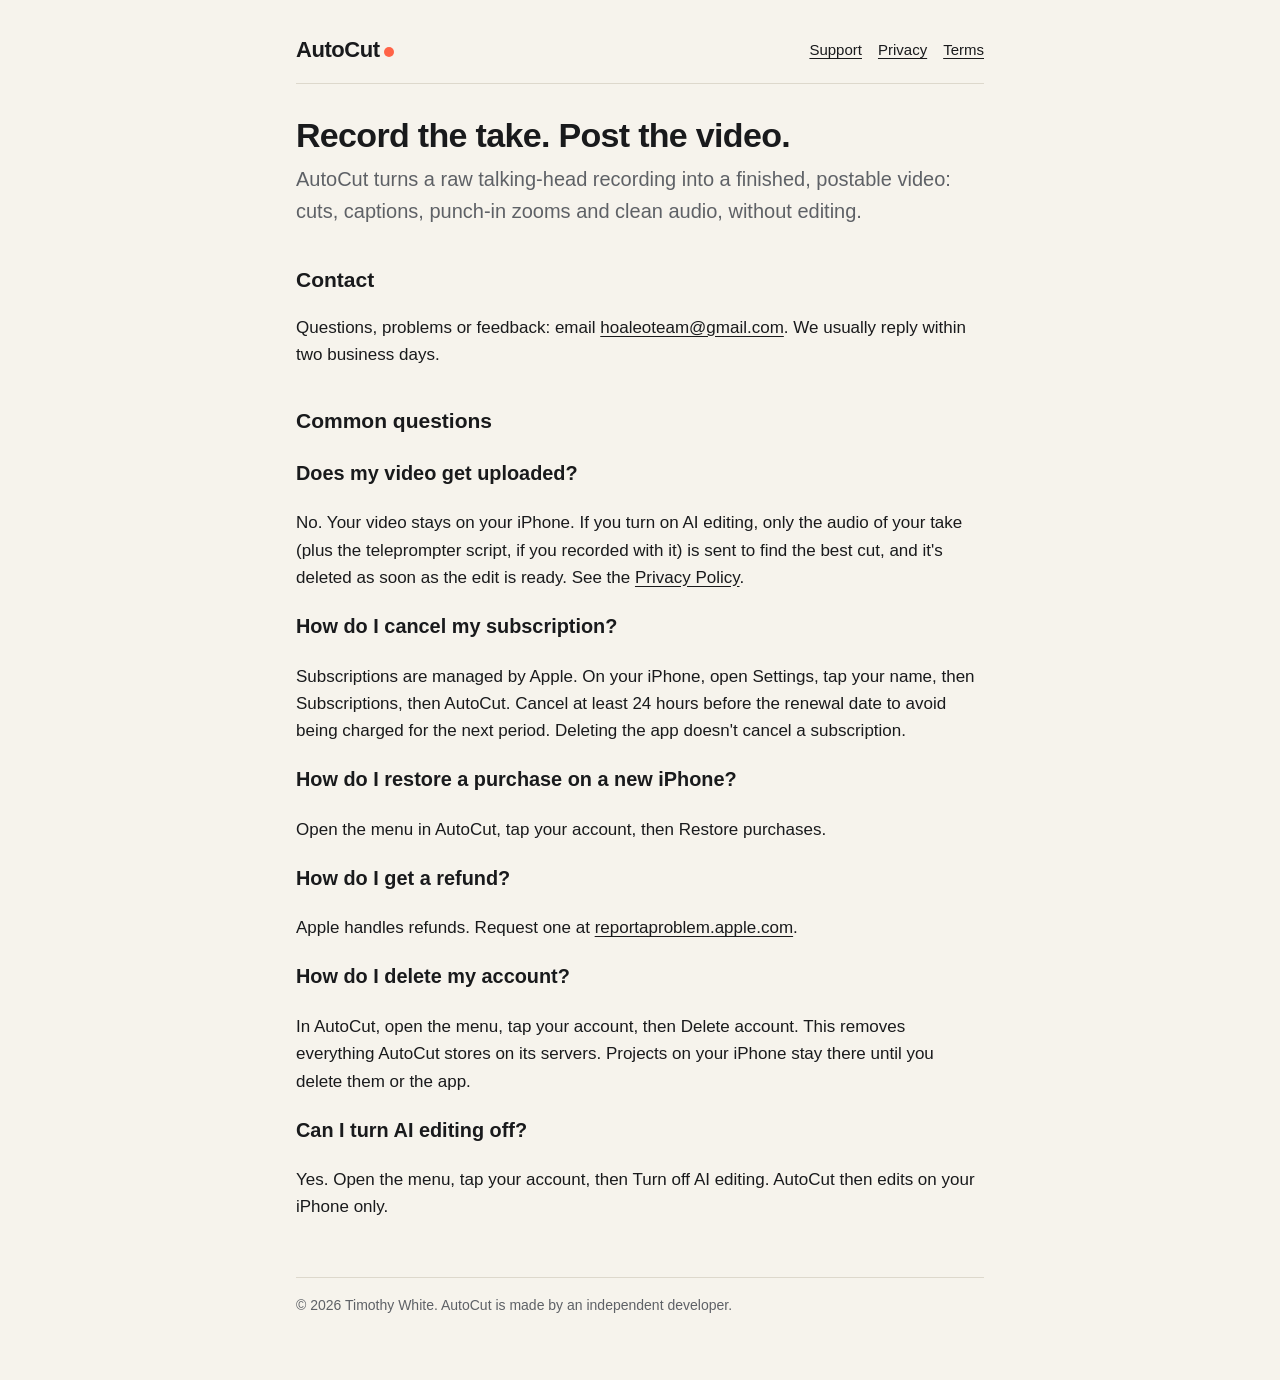
<file: index.html>
<!doctype html>
<html lang="en">
<head>
<meta charset="utf-8">
<meta name="viewport" content="width=device-width, initial-scale=1">
<title>AutoCut Support</title>
<meta name="description" content="Help and contact for AutoCut, the iPhone app that turns a raw talking-head take into a finished video.">
<link rel="stylesheet" href="style.css">
</head>
<body>
<main>
<header>
  <a class="wordmark" href="./">AutoCut<span></span></a>
  <nav><a href="./">Support</a><a href="privacy.html">Privacy</a><a href="terms.html">Terms</a></nav>
</header>

<h1>Record the take. Post the video.</h1>
<p class="tagline">AutoCut turns a raw talking-head recording into a finished, postable video: cuts, captions, punch-in zooms and clean audio, without editing.</p>

<h2>Contact</h2>
<p>Questions, problems or feedback: email <a href="mailto:hoaleoteam@gmail.com">hoaleoteam@gmail.com</a>. We usually reply within two business days.</p>

<h2>Common questions</h2>

<h3>Does my video get uploaded?</h3>
<p>No. Your video stays on your iPhone. If you turn on AI editing, only the audio of your take (plus the teleprompter script, if you recorded with it) is sent to find the best cut, and it's deleted as soon as the edit is ready. See the <a href="privacy.html">Privacy Policy</a>.</p>

<h3>How do I cancel my subscription?</h3>
<p>Subscriptions are managed by Apple. On your iPhone, open Settings, tap your name, then Subscriptions, then AutoCut. Cancel at least 24 hours before the renewal date to avoid being charged for the next period. Deleting the app doesn't cancel a subscription.</p>

<h3>How do I restore a purchase on a new iPhone?</h3>
<p>Open the menu in AutoCut, tap your account, then Restore purchases.</p>

<h3>How do I get a refund?</h3>
<p>Apple handles refunds. Request one at <a href="https://reportaproblem.apple.com">reportaproblem.apple.com</a>.</p>

<h3>How do I delete my account?</h3>
<p>In AutoCut, open the menu, tap your account, then Delete account. This removes everything AutoCut stores on its servers. Projects on your iPhone stay there until you delete them or the app.</p>

<h3>Can I turn AI editing off?</h3>
<p>Yes. Open the menu, tap your account, then Turn off AI editing. AutoCut then edits on your iPhone only.</p>

<footer>© 2026 Timothy White. AutoCut is made by an independent developer.</footer>
</main>
</body>
</html>
</file>
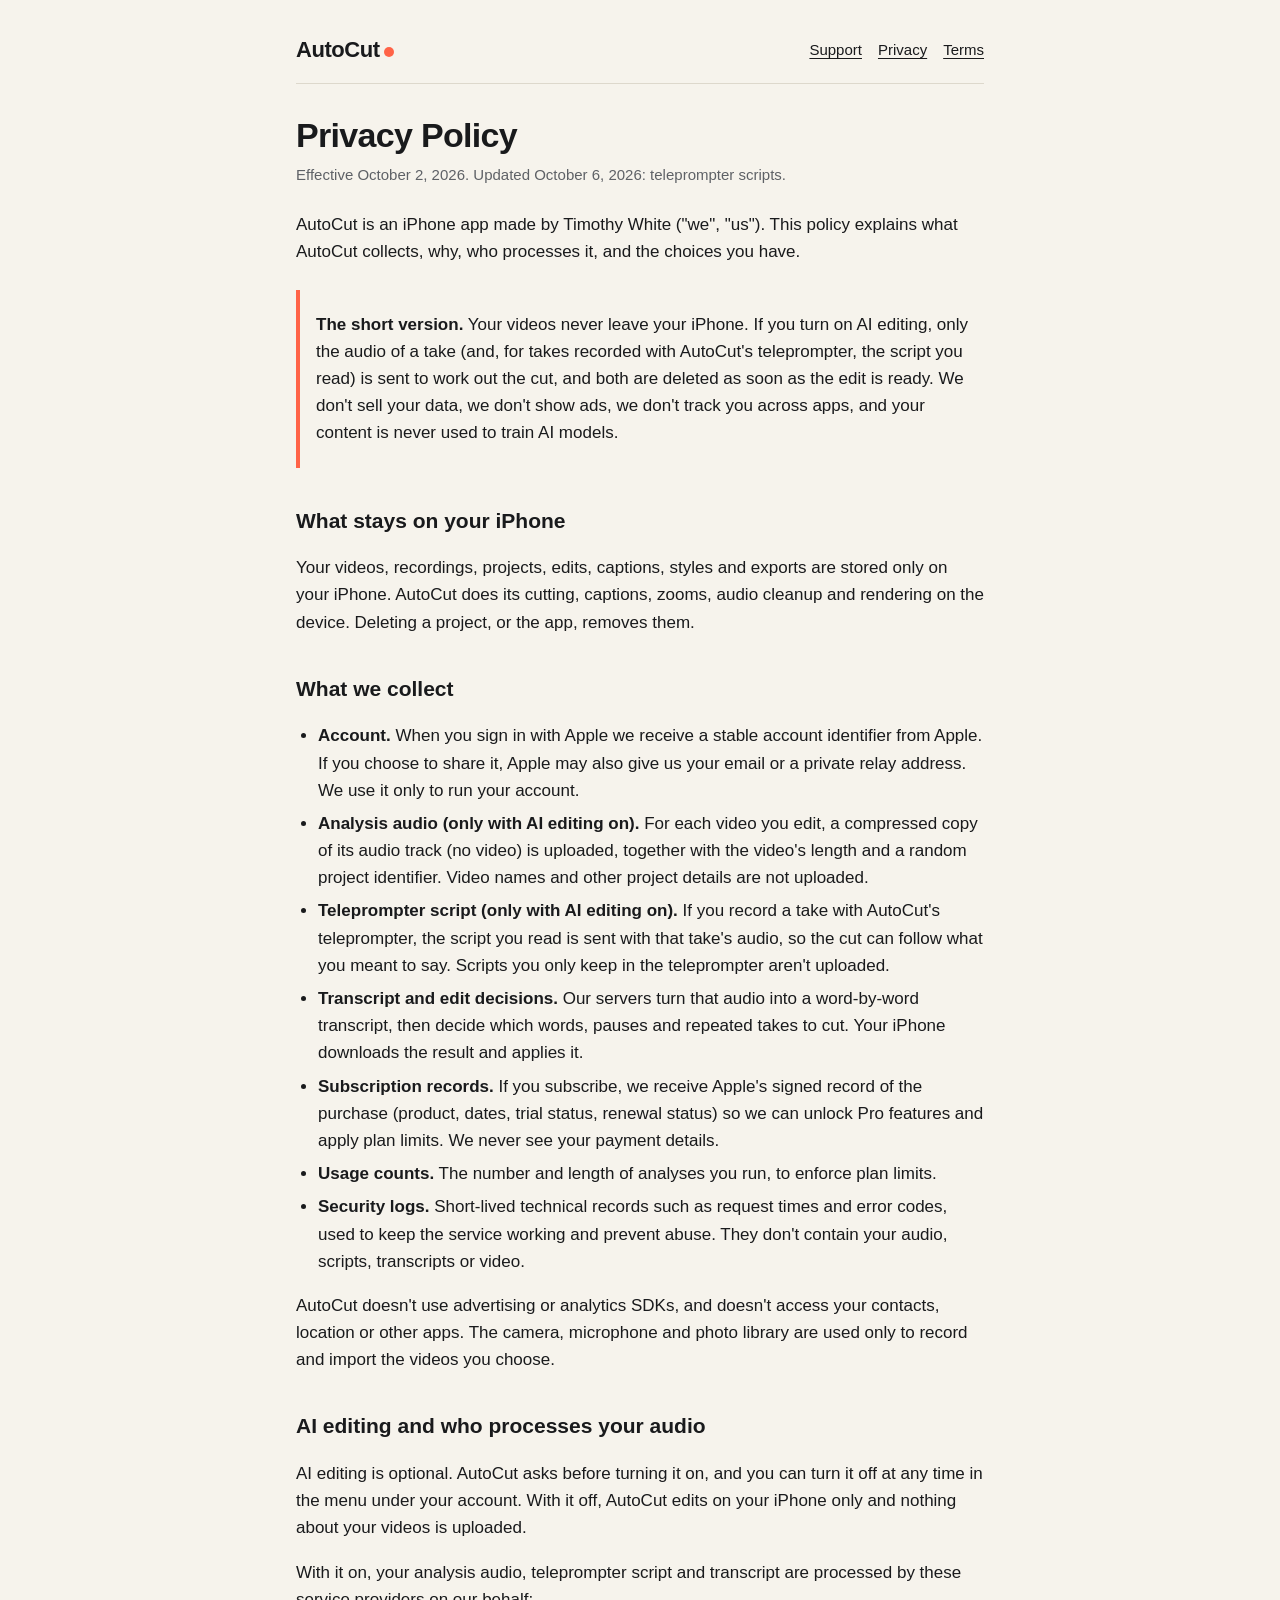
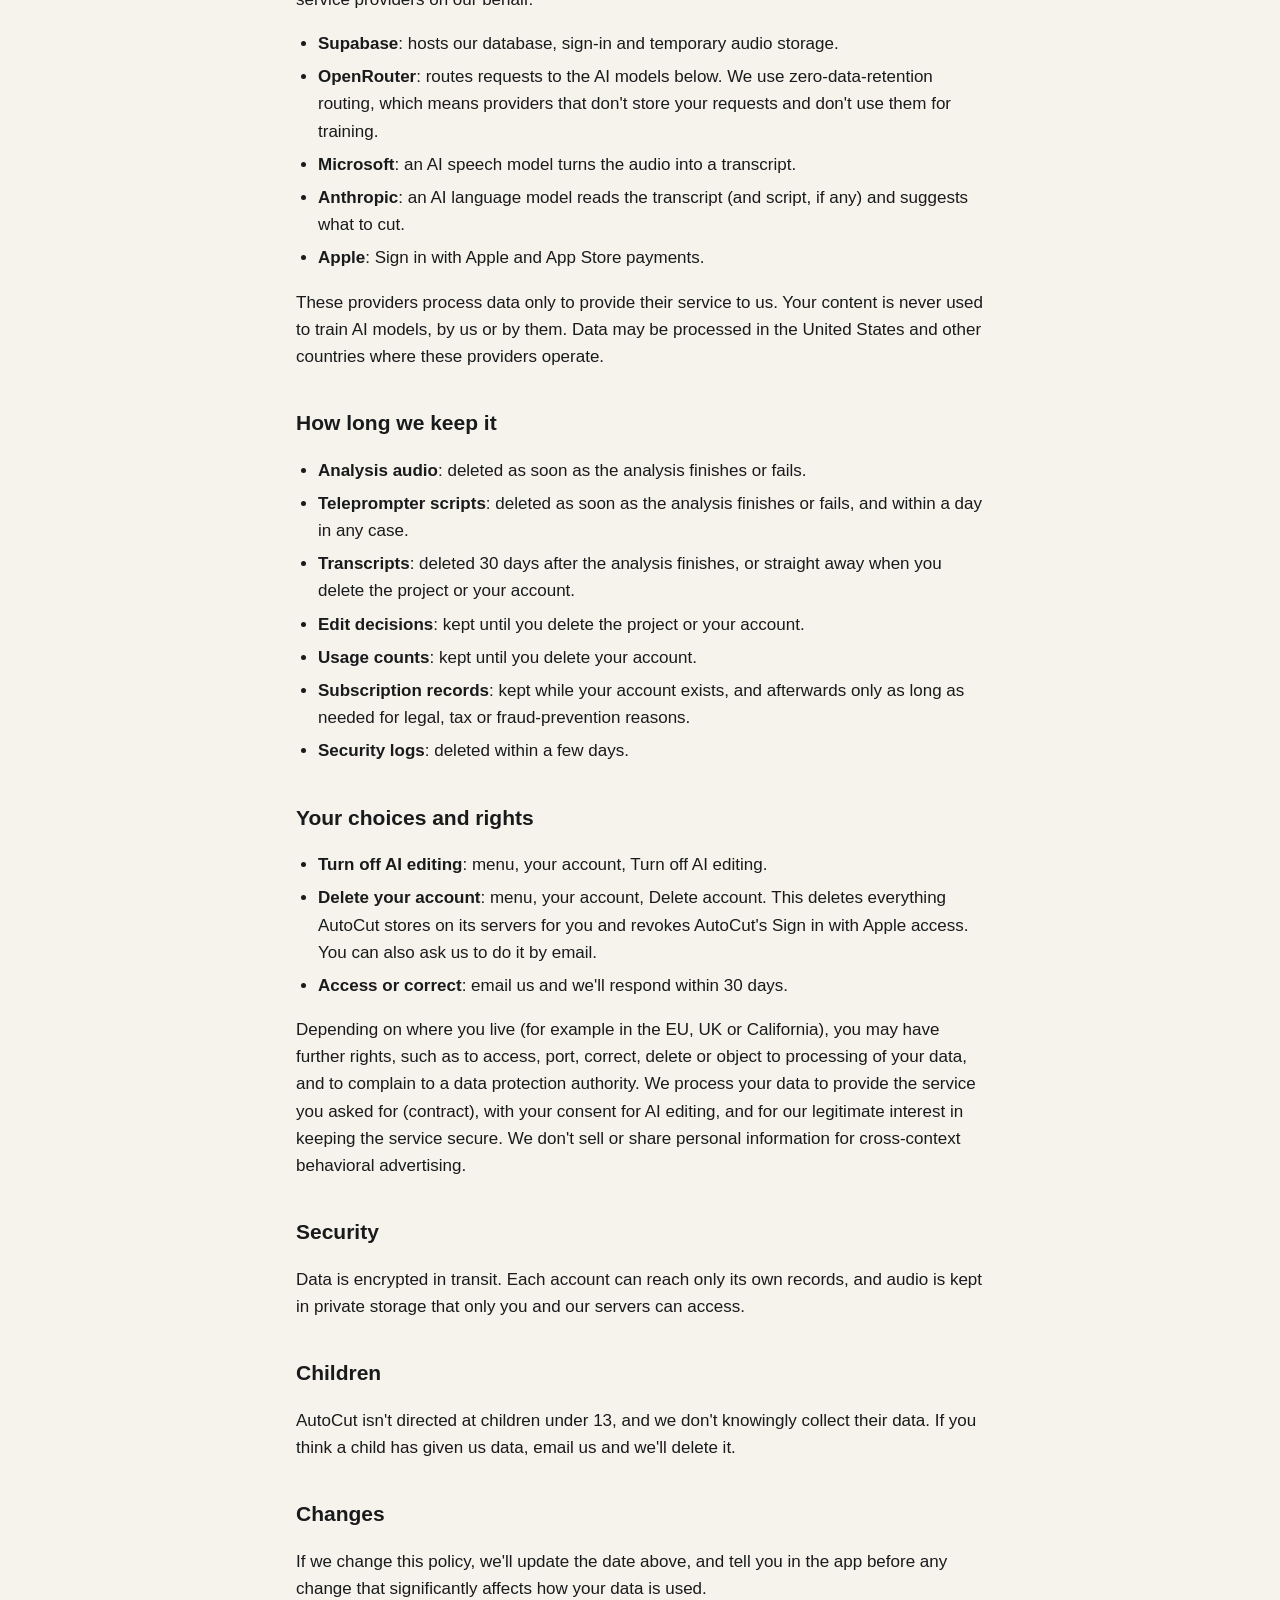
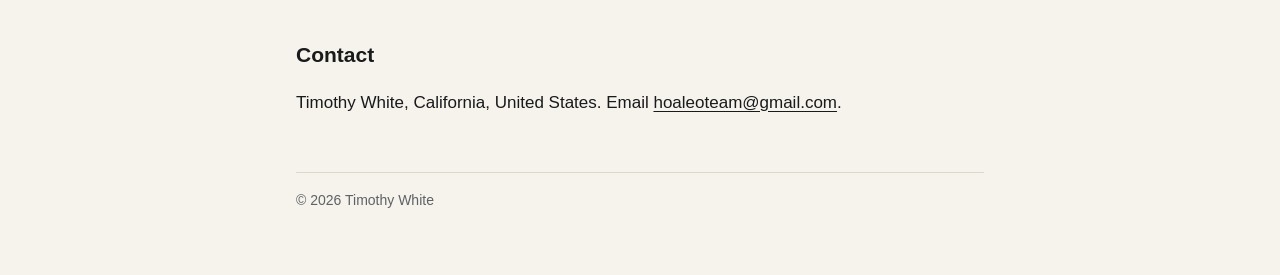
<file: privacy.html>
<!doctype html>
<html lang="en">
<head>
<meta charset="utf-8">
<meta name="viewport" content="width=device-width, initial-scale=1">
<title>AutoCut Privacy Policy</title>
<meta name="description" content="What AutoCut collects, why, who processes it, how long it's kept, and your choices.">
<link rel="stylesheet" href="style.css">
</head>
<body>
<main>
<header>
  <a class="wordmark" href="./">AutoCut<span></span></a>
  <nav><a href="./">Support</a><a href="privacy.html">Privacy</a><a href="terms.html">Terms</a></nav>
</header>

<h1>Privacy Policy</h1>
<p class="meta">Effective October 2, 2026. Updated October 6, 2026: teleprompter scripts.</p>

<p>AutoCut is an iPhone app made by Timothy White ("we", "us"). This policy explains what AutoCut collects, why, who processes it, and the choices you have.</p>

<div class="callout">
<p><strong>The short version.</strong> Your videos never leave your iPhone. If you turn on AI editing, only the audio of a take (and, for takes recorded with AutoCut's teleprompter, the script you read) is sent to work out the cut, and both are deleted as soon as the edit is ready. We don't sell your data, we don't show ads, we don't track you across apps, and your content is never used to train AI models.</p>
</div>

<h2>What stays on your iPhone</h2>
<p>Your videos, recordings, projects, edits, captions, styles and exports are stored only on your iPhone. AutoCut does its cutting, captions, zooms, audio cleanup and rendering on the device. Deleting a project, or the app, removes them.</p>

<h2>What we collect</h2>
<ul>
  <li><strong>Account.</strong> When you sign in with Apple we receive a stable account identifier from Apple. If you choose to share it, Apple may also give us your email or a private relay address. We use it only to run your account.</li>
  <li><strong>Analysis audio (only with AI editing on).</strong> For each video you edit, a compressed copy of its audio track (no video) is uploaded, together with the video's length and a random project identifier. Video names and other project details are not uploaded.</li>
  <li><strong>Teleprompter script (only with AI editing on).</strong> If you record a take with AutoCut's teleprompter, the script you read is sent with that take's audio, so the cut can follow what you meant to say. Scripts you only keep in the teleprompter aren't uploaded.</li>
  <li><strong>Transcript and edit decisions.</strong> Our servers turn that audio into a word-by-word transcript, then decide which words, pauses and repeated takes to cut. Your iPhone downloads the result and applies it.</li>
  <li><strong>Subscription records.</strong> If you subscribe, we receive Apple's signed record of the purchase (product, dates, trial status, renewal status) so we can unlock Pro features and apply plan limits. We never see your payment details.</li>
  <li><strong>Usage counts.</strong> The number and length of analyses you run, to enforce plan limits.</li>
  <li><strong>Security logs.</strong> Short-lived technical records such as request times and error codes, used to keep the service working and prevent abuse. They don't contain your audio, scripts, transcripts or video.</li>
</ul>
<p>AutoCut doesn't use advertising or analytics SDKs, and doesn't access your contacts, location or other apps. The camera, microphone and photo library are used only to record and import the videos you choose.</p>

<h2>AI editing and who processes your audio</h2>
<p>AI editing is optional. AutoCut asks before turning it on, and you can turn it off at any time in the menu under your account. With it off, AutoCut edits on your iPhone only and nothing about your videos is uploaded.</p>
<p>With it on, your analysis audio, teleprompter script and transcript are processed by these service providers on our behalf:</p>
<ul>
  <li><strong>Supabase</strong>: hosts our database, sign-in and temporary audio storage.</li>
  <li><strong>OpenRouter</strong>: routes requests to the AI models below. We use zero-data-retention routing, which means providers that don't store your requests and don't use them for training.</li>
  <li><strong>Microsoft</strong>: an AI speech model turns the audio into a transcript.</li>
  <li><strong>Anthropic</strong>: an AI language model reads the transcript (and script, if any) and suggests what to cut.</li>
  <li><strong>Apple</strong>: Sign in with Apple and App Store payments.</li>
</ul>
<p>These providers process data only to provide their service to us. Your content is never used to train AI models, by us or by them. Data may be processed in the United States and other countries where these providers operate.</p>

<h2>How long we keep it</h2>
<ul>
  <li><strong>Analysis audio</strong>: deleted as soon as the analysis finishes or fails.</li>
  <li><strong>Teleprompter scripts</strong>: deleted as soon as the analysis finishes or fails, and within a day in any case.</li>
  <li><strong>Transcripts</strong>: deleted 30 days after the analysis finishes, or straight away when you delete the project or your account.</li>
  <li><strong>Edit decisions</strong>: kept until you delete the project or your account.</li>
  <li><strong>Usage counts</strong>: kept until you delete your account.</li>
  <li><strong>Subscription records</strong>: kept while your account exists, and afterwards only as long as needed for legal, tax or fraud-prevention reasons.</li>
  <li><strong>Security logs</strong>: deleted within a few days.</li>
</ul>

<h2>Your choices and rights</h2>
<ul>
  <li><strong>Turn off AI editing</strong>: menu, your account, Turn off AI editing.</li>
  <li><strong>Delete your account</strong>: menu, your account, Delete account. This deletes everything AutoCut stores on its servers for you and revokes AutoCut's Sign in with Apple access. You can also ask us to do it by email.</li>
  <li><strong>Access or correct</strong>: email us and we'll respond within 30 days.</li>
</ul>
<p>Depending on where you live (for example in the EU, UK or California), you may have further rights, such as to access, port, correct, delete or object to processing of your data, and to complain to a data protection authority. We process your data to provide the service you asked for (contract), with your consent for AI editing, and for our legitimate interest in keeping the service secure. We don't sell or share personal information for cross-context behavioral advertising.</p>

<h2>Security</h2>
<p>Data is encrypted in transit. Each account can reach only its own records, and audio is kept in private storage that only you and our servers can access.</p>

<h2>Children</h2>
<p>AutoCut isn't directed at children under 13, and we don't knowingly collect their data. If you think a child has given us data, email us and we'll delete it.</p>

<h2>Changes</h2>
<p>If we change this policy, we'll update the date above, and tell you in the app before any change that significantly affects how your data is used.</p>

<h2>Contact</h2>
<p>Timothy White, California, United States. Email <a href="mailto:hoaleoteam@gmail.com">hoaleoteam@gmail.com</a>.</p>

<footer>© 2026 Timothy White</footer>
</main>
</body>
</html>
</file>
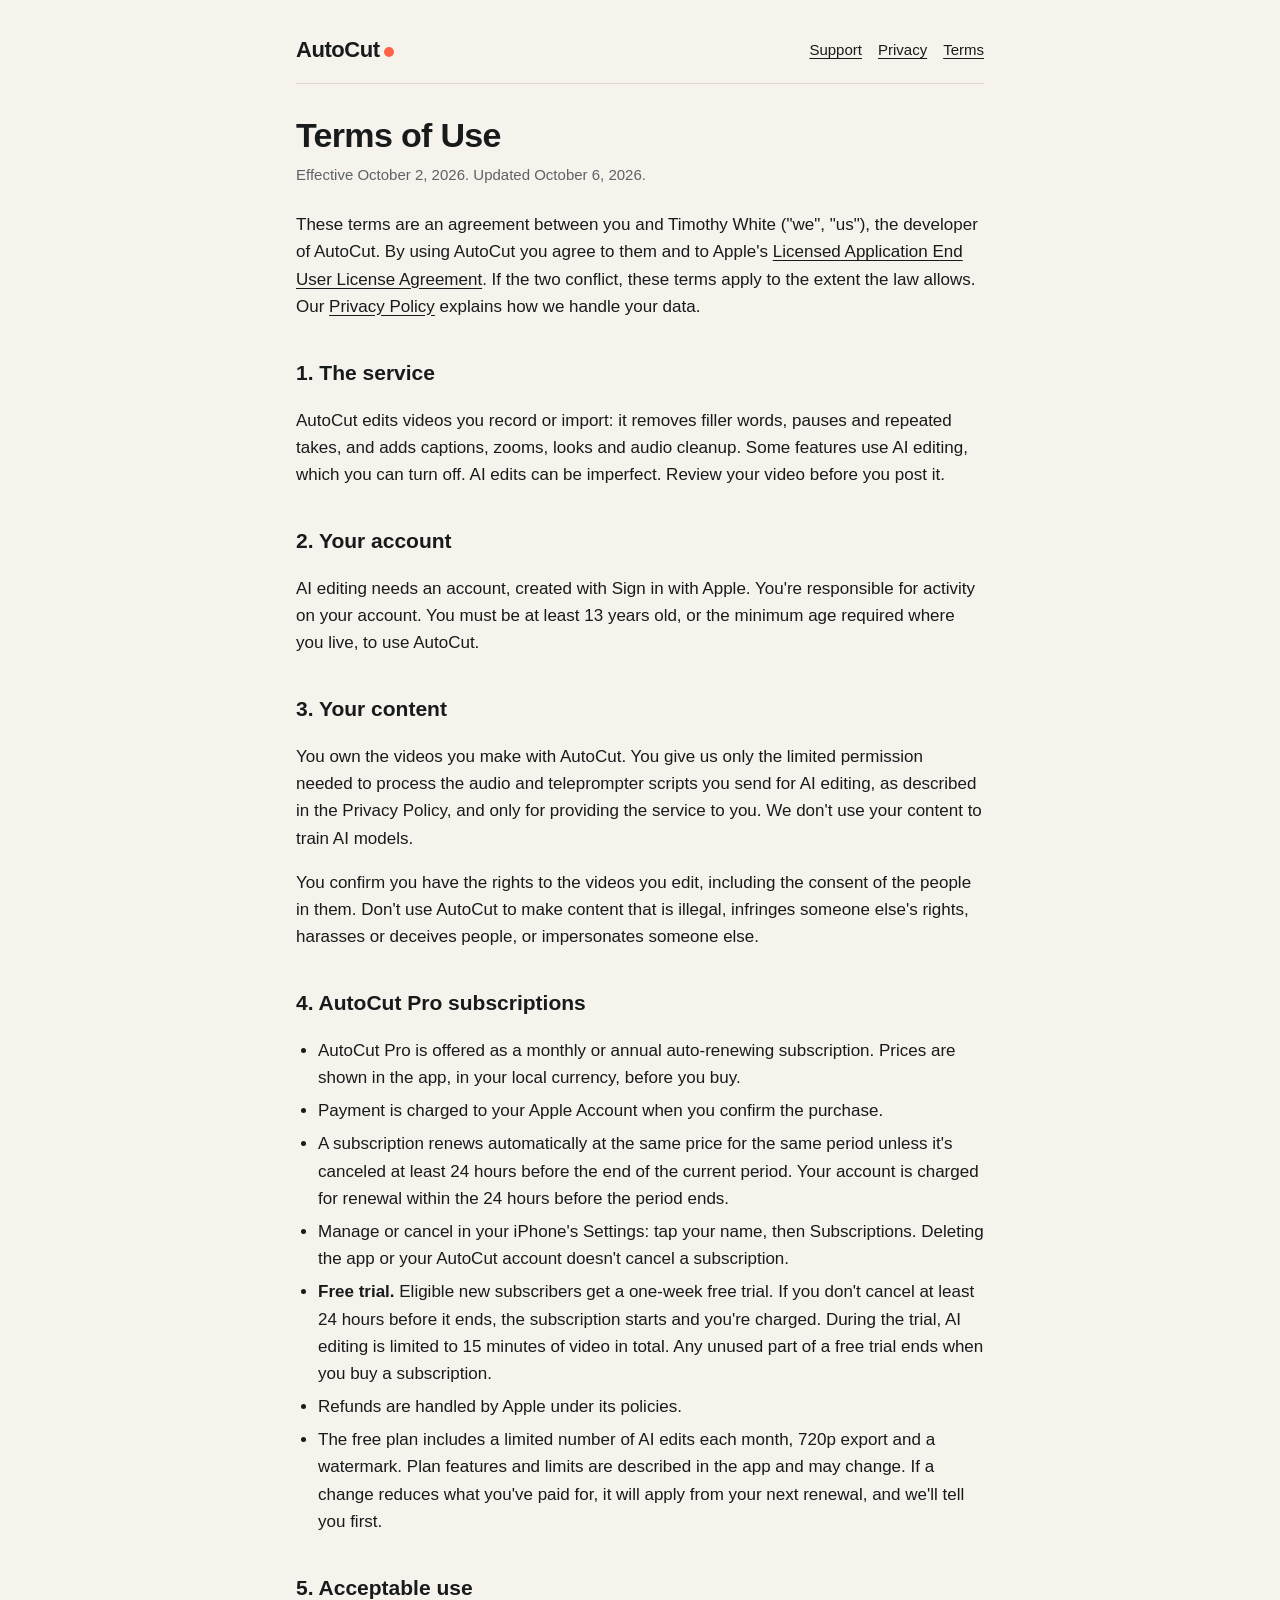
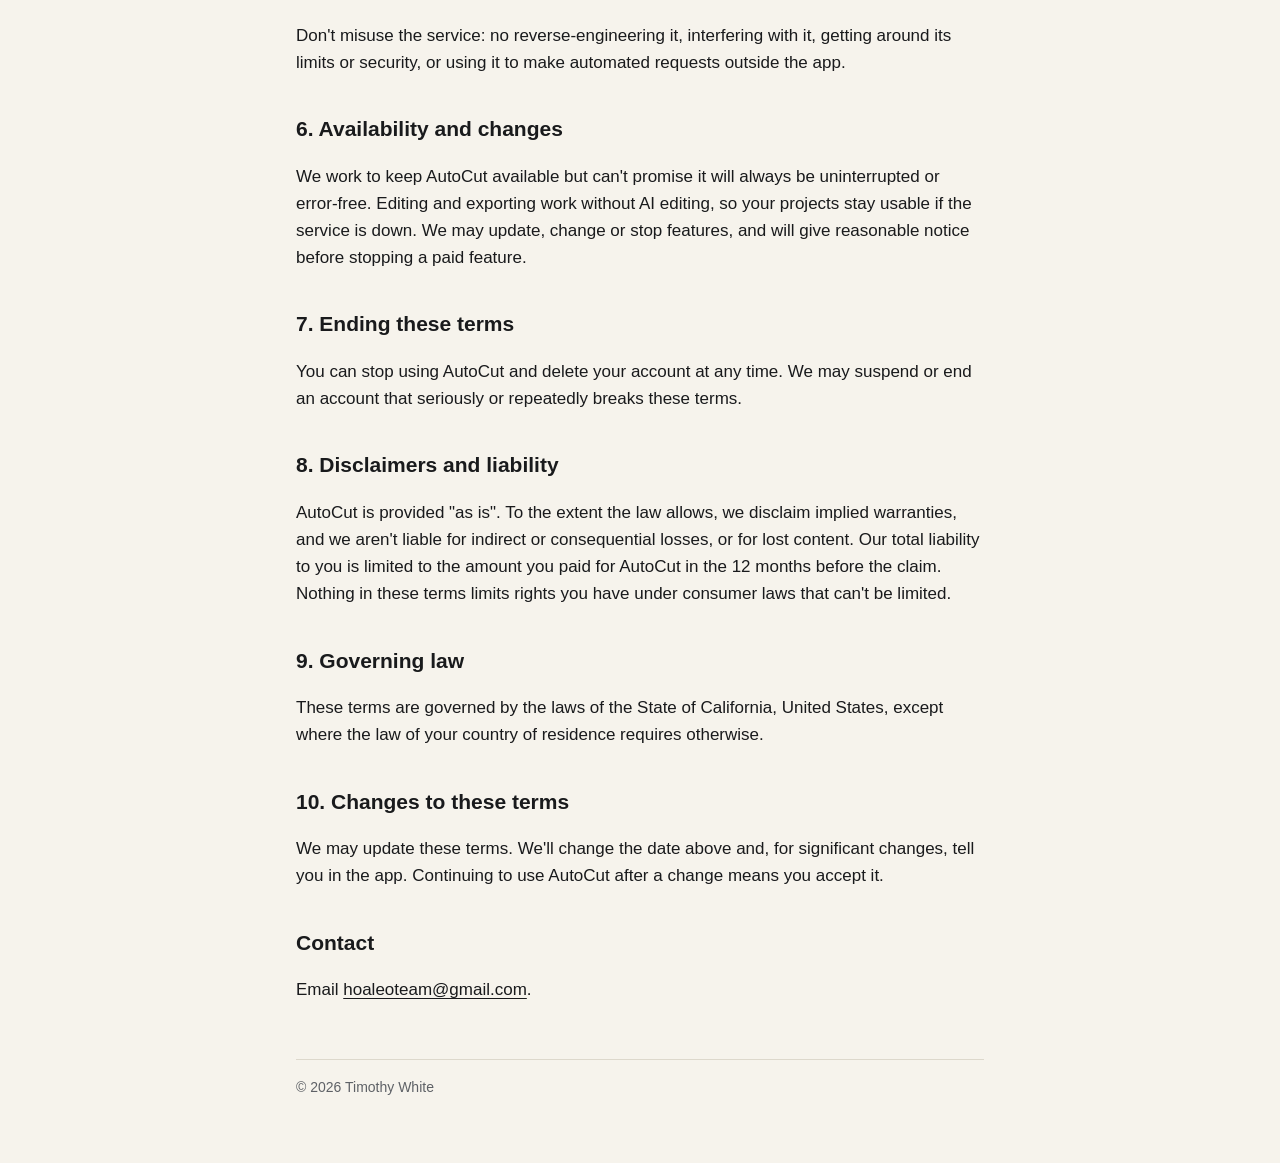
<file: terms.html>
<!doctype html>
<html lang="en">
<head>
<meta charset="utf-8">
<meta name="viewport" content="width=device-width, initial-scale=1">
<title>AutoCut Terms of Use</title>
<meta name="description" content="The terms for using AutoCut and AutoCut Pro subscriptions.">
<link rel="stylesheet" href="style.css">
</head>
<body>
<main>
<header>
  <a class="wordmark" href="./">AutoCut<span></span></a>
  <nav><a href="./">Support</a><a href="privacy.html">Privacy</a><a href="terms.html">Terms</a></nav>
</header>

<h1>Terms of Use</h1>
<p class="meta">Effective October 2, 2026. Updated October 6, 2026.</p>

<p>These terms are an agreement between you and Timothy White ("we", "us"), the developer of AutoCut. By using AutoCut you agree to them and to Apple's <a href="https://www.apple.com/legal/internet-services/itunes/dev/stdeula/">Licensed Application End User License Agreement</a>. If the two conflict, these terms apply to the extent the law allows. Our <a href="privacy.html">Privacy Policy</a> explains how we handle your data.</p>

<h2>1. The service</h2>
<p>AutoCut edits videos you record or import: it removes filler words, pauses and repeated takes, and adds captions, zooms, looks and audio cleanup. Some features use AI editing, which you can turn off. AI edits can be imperfect. Review your video before you post it.</p>

<h2>2. Your account</h2>
<p>AI editing needs an account, created with Sign in with Apple. You're responsible for activity on your account. You must be at least 13 years old, or the minimum age required where you live, to use AutoCut.</p>

<h2>3. Your content</h2>
<p>You own the videos you make with AutoCut. You give us only the limited permission needed to process the audio and teleprompter scripts you send for AI editing, as described in the Privacy Policy, and only for providing the service to you. We don't use your content to train AI models.</p>
<p>You confirm you have the rights to the videos you edit, including the consent of the people in them. Don't use AutoCut to make content that is illegal, infringes someone else's rights, harasses or deceives people, or impersonates someone else.</p>

<h2>4. AutoCut Pro subscriptions</h2>
<ul>
  <li>AutoCut Pro is offered as a monthly or annual auto-renewing subscription. Prices are shown in the app, in your local currency, before you buy.</li>
  <li>Payment is charged to your Apple Account when you confirm the purchase.</li>
  <li>A subscription renews automatically at the same price for the same period unless it's canceled at least 24 hours before the end of the current period. Your account is charged for renewal within the 24 hours before the period ends.</li>
  <li>Manage or cancel in your iPhone's Settings: tap your name, then Subscriptions. Deleting the app or your AutoCut account doesn't cancel a subscription.</li>
  <li><strong>Free trial.</strong> Eligible new subscribers get a one-week free trial. If you don't cancel at least 24 hours before it ends, the subscription starts and you're charged. During the trial, AI editing is limited to 15 minutes of video in total. Any unused part of a free trial ends when you buy a subscription.</li>
  <li>Refunds are handled by Apple under its policies.</li>
  <li>The free plan includes a limited number of AI edits each month, 720p export and a watermark. Plan features and limits are described in the app and may change. If a change reduces what you've paid for, it will apply from your next renewal, and we'll tell you first.</li>
</ul>

<h2>5. Acceptable use</h2>
<p>Don't misuse the service: no reverse-engineering it, interfering with it, getting around its limits or security, or using it to make automated requests outside the app.</p>

<h2>6. Availability and changes</h2>
<p>We work to keep AutoCut available but can't promise it will always be uninterrupted or error-free. Editing and exporting work without AI editing, so your projects stay usable if the service is down. We may update, change or stop features, and will give reasonable notice before stopping a paid feature.</p>

<h2>7. Ending these terms</h2>
<p>You can stop using AutoCut and delete your account at any time. We may suspend or end an account that seriously or repeatedly breaks these terms.</p>

<h2>8. Disclaimers and liability</h2>
<p>AutoCut is provided "as is". To the extent the law allows, we disclaim implied warranties, and we aren't liable for indirect or consequential losses, or for lost content. Our total liability to you is limited to the amount you paid for AutoCut in the 12 months before the claim. Nothing in these terms limits rights you have under consumer laws that can't be limited.</p>

<h2>9. Governing law</h2>
<p>These terms are governed by the laws of the State of California, United States, except where the law of your country of residence requires otherwise.</p>

<h2>10. Changes to these terms</h2>
<p>We may update these terms. We'll change the date above and, for significant changes, tell you in the app. Continuing to use AutoCut after a change means you accept it.</p>

<h2>Contact</h2>
<p>Email <a href="mailto:hoaleoteam@gmail.com">hoaleoteam@gmail.com</a>.</p>

<footer>© 2026 Timothy White</footer>
</main>
</body>
</html>
</file>
<file: style.css>
:root {
  --paper: #F6F3EC;
  --ink: #191A1C;
  --coral: #FF6347;
  --graphite: #5E6166;
  --rule: #DDD8CC;
  --bg: var(--paper);
  --text: var(--ink);
}
@media (prefers-color-scheme: dark) {
  :root {
    --bg: #191A1C;
    --text: #F6F3EC;
    --graphite: #A9ADB2;
    --rule: #33353A;
  }
}
* { box-sizing: border-box; }
html { -webkit-text-size-adjust: 100%; }
body {
  margin: 0;
  background: var(--bg);
  color: var(--text);
  font: 17px/1.6 -apple-system, BlinkMacSystemFont, "SF Pro Text", "Helvetica Neue", Arial, sans-serif;
}
main { max-width: 720px; margin: 0 auto; padding: 32px 16px 64px; }
header { display: flex; align-items: center; justify-content: space-between; gap: 12px; flex-wrap: wrap;
  padding-bottom: 16px; border-bottom: 1px solid var(--rule); margin-bottom: 32px; }
.wordmark { font-weight: 800; font-size: 22px; letter-spacing: -0.02em; color: var(--text); text-decoration: none; }
.wordmark span { display: inline-block; width: 10px; height: 10px; border-radius: 50%; background: var(--coral); margin-left: 4px; }
nav a { color: var(--text); margin-left: 16px; font-size: 15px; }
nav a:first-child { margin-left: 0; }
h1 { font-size: 34px; line-height: 1.15; letter-spacing: -0.02em; margin: 0 0 8px; }
h2 { font-size: 21px; margin: 36px 0 8px; }
.meta { color: var(--graphite); font-size: 15px; margin: 0 0 24px; }
.tagline { font-size: 20px; color: var(--graphite); margin-top: 0; }
a { color: inherit; text-underline-offset: 3px; }
ul { padding-left: 22px; }
li { margin: 6px 0; }
.callout { border-left: 4px solid var(--coral); padding: 4px 0 4px 16px; margin: 24px 0; }
footer { margin-top: 56px; padding-top: 16px; border-top: 1px solid var(--rule); color: var(--graphite); font-size: 14px; }
</file>
